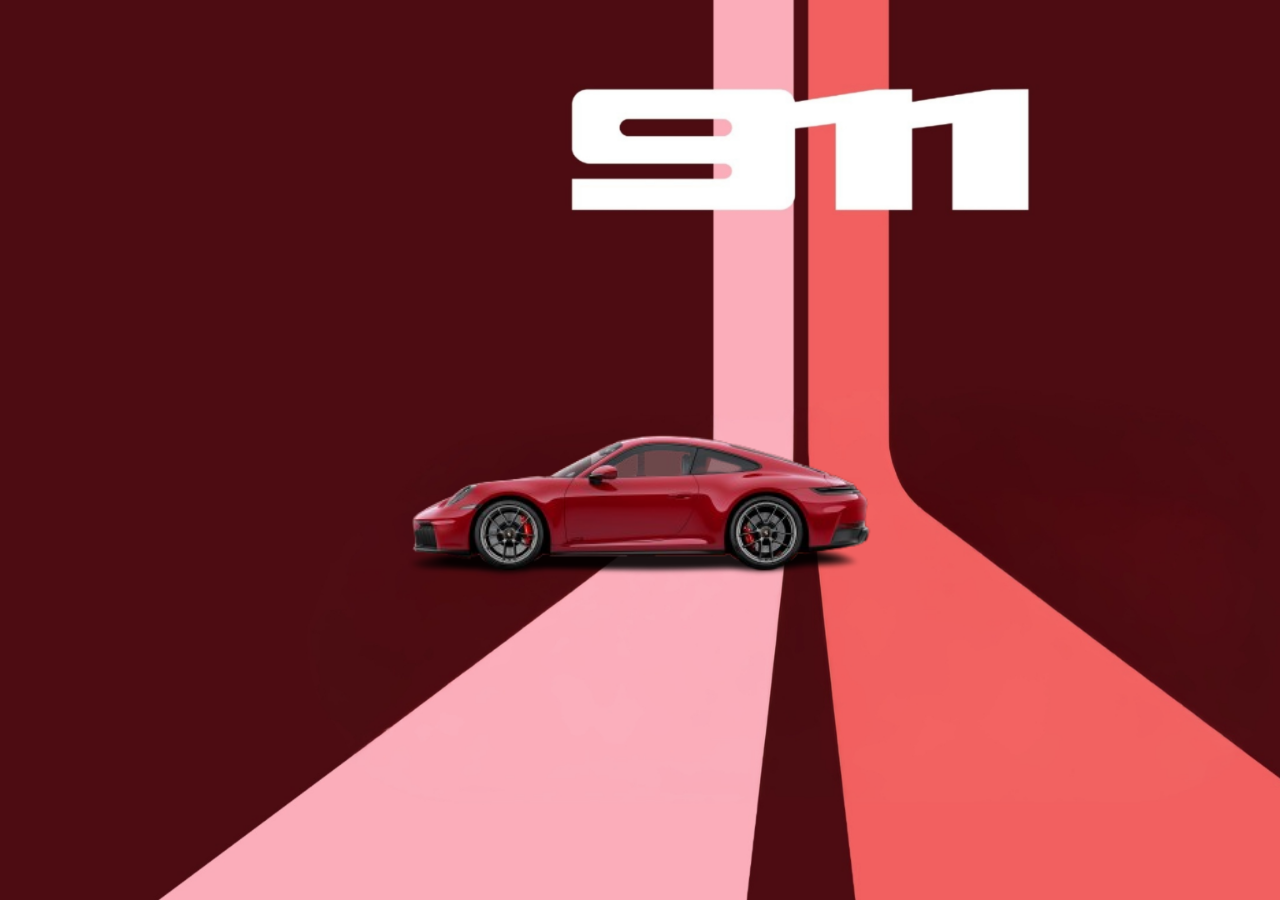
<file: index.html>
<html>
    <head>
        <title> change the background</title>
        <link rel="preconnect" href="https://fonts.googleapis.com">
<link rel="preconnect" href="https://fonts.gstatic.com" crossorigin>
<link href="https://fonts.googleapis.com/css2?family=Archivo+Black&display=swap" rel="stylesheet">
        <link rel = "stylesheet" href = "styles.css">
    </head>
    <body>
        <button img src="single-banana-isolated-white-background_839833-17794.avif" class = "yo">  </button>
        <h1 class = "aftereffects"></h1>
        <script src = "script.js"></script>
    </body>
</html>
</file>
<file: styles.css>
body { 
    display: grid;
    place-items: center;
    background-image: url("Firefly.jpg");
      font-family: "Archivo Black", sans-serif;
  font-weight: 400;
  font-style: normal;
  background-size: cover;
    background-repeat: no-repeat;
    padding-top:200px;
    object-fit: cover;
}
button {
    
    display: grid;
    place-items: center;
    background-image:url("wallpaper_d_5813a343ea678d20c0ed0c5db791fc909525c31f-removebg-preview.png");
  background-color: transparent; 
    height: 318px;
    width: 711px;
    transition: transform 0.1s  ease;
    cursor: pointer;
    background-size: 911px 518px;
    background-position: center;
    border: 0px solid black;
    background-repeat: no-repeat
}
button:active{
  transform: scale(0.92)
}
</file>
